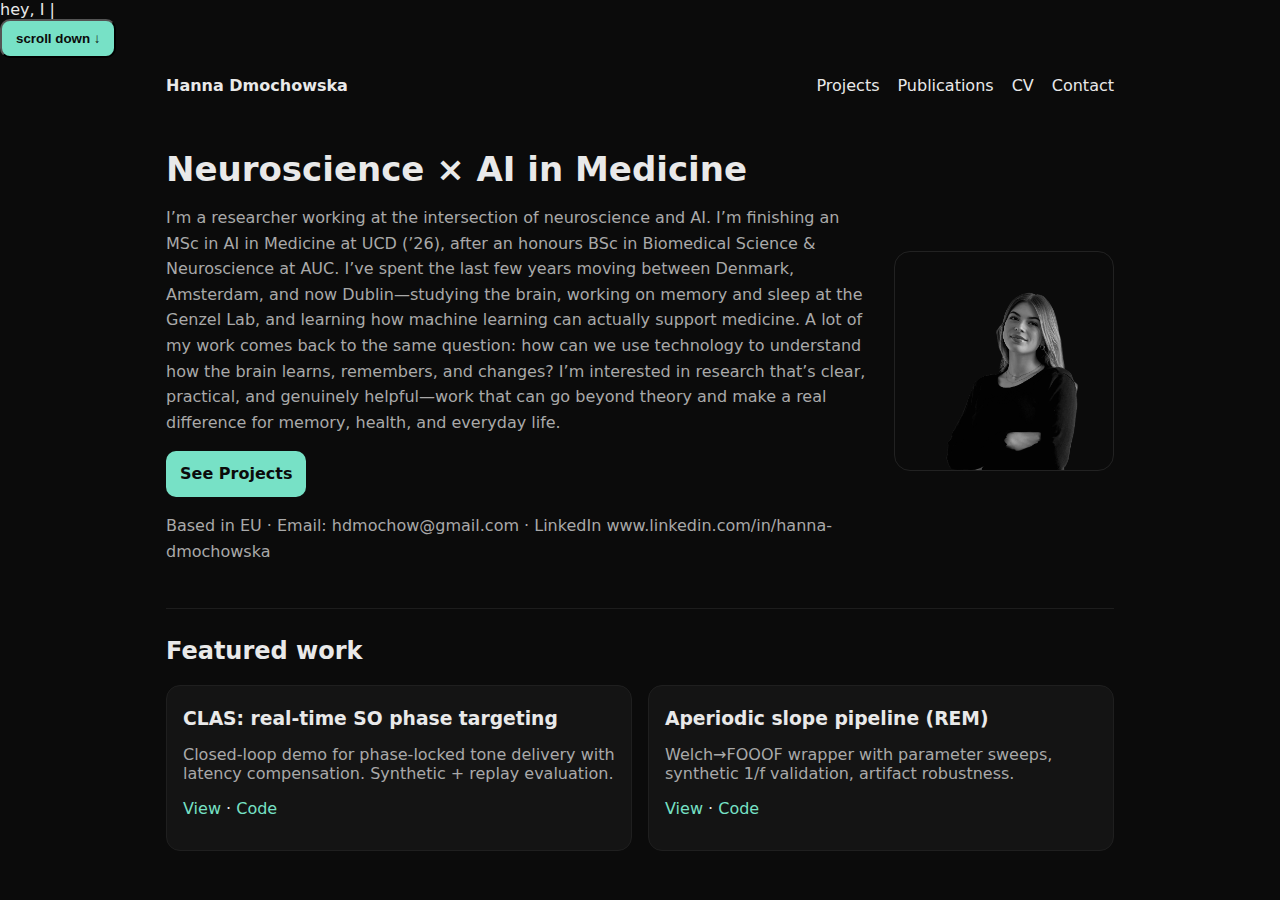
<file: index.html>
<!doctype html>
<html lang="en">
<head>
  <meta charset="utf-8">
  <meta name="viewport" content="width=device-width,initial-scale=1">
  <title>Hanna Dmochowska — Neuroscience × AI</title>
  <meta name="description" content="Neuroscience × AI in Medicine. Closed-loop sleep stimulation, EEG/MEG ML, reproducible pipelines.">
  <link rel="icon" href="favicon.ico">
  <link rel="stylesheet" href="styles.css">
</head>
<body>

<!-- Fullscreen typewriter intro -->
<section id="landing" class="landing-intro">
  <div class="typewriter-wrapper">
    <span id="typewriter-text"></span><span class="typewriter-cursor">|</span>
  </div>

  <!-- scroll-down button (styled like other buttons) -->
  <button class="btn scroll-down" id="scrollDownBtn" aria-label="Scroll down">
    <span class="scroll-down-text">scroll down</span>
    <span class="scroll-down-arrow">↓</span>
  </button>
</section>

<nav class="nav">
  <a href="index.html"><strong>Hanna Dmochowska</strong></a>
  <div class="spacer"></div>
  <a href="projects.html">Projects</a>
  <a href="publications.html">Publications</a>
  <a href="cv.html">CV</a>
  <a href="mailto:hdmochow@gmail.com">Contact</a>
</nav>

<main class="container">
  <section class="hero">
    <div>
      <h1>Neuroscience × AI in Medicine</h1>
      <p>
        I’m a researcher working at the intersection of neuroscience and AI. I’m finishing an MSc in AI in Medicine at UCD (’26), after an honours BSc in Biomedical Science & Neuroscience at AUC. I’ve spent the last few years moving between Denmark, Amsterdam, and now Dublin—studying the brain, working on memory and sleep at the Genzel Lab, and learning how machine learning can actually support medicine.

        A lot of my work comes back to the same question: how can we use technology to understand how the brain learns, remembers, and changes?
        
        I’m interested in research that’s clear, practical, and genuinely helpful—work that can go beyond theory and make a real difference for memory, health, and everyday life.
      </p>
      <p>
        <a class="btn" href="projects.html">See Projects</a>
      </p>
      <p class="muted">
        Based in EU · Email: hdmochow@gmail.com · LinkedIn www.linkedin.com/in/hanna-dmochowska
      </p>
    </div>
    <img src="assets/hanna-cutout.png" alt="Hanna headshot">
  </section>

  <div class="hr"></div>

  <section>
    <h2>Featured work</h2>
    <div class="grid">
      <div class="card">
        <h3>CLAS: real-time SO phase targeting</h3>
        <p class="muted">Closed-loop demo for phase-locked tone delivery with latency compensation. Synthetic + replay evaluation.</p>
        <p><a href="projects.html#clas">View</a> · <a href="https://github.com/&lt;you&gt;/clas-closed-loop-demo">Code</a></p>
      </div>
      <div class="card">
        <h3>Aperiodic slope pipeline (REM)</h3>
        <p class="muted">Welch→FOOOF wrapper with parameter sweeps, synthetic 1/f validation, artifact robustness.</p>
        <p><a href="projects.html#slope">View</a> · <a href="https://github.com/&lt;you&gt;/rem-slope-pipeline">Code</a></p>
      </div>
    </div>
  </section>
</main>

<!-- Typewriter + scroll script -->
<script>
  document.addEventListener("DOMContentLoaded", function () {
    const text = "hey, I am Hanna";
    const typingSpeed = 90; // ms per character
    const target = document.getElementById("typewriter-text");
    const scrollBtn = document.getElementById("scrollDownBtn");
    const main = document.querySelector("main");
    const nav = document.querySelector(".nav");

    let i = 0;

    function typeNextChar() {
      if (i <= text.length) {
        target.textContent = text.slice(0, i);
        i++;
        setTimeout(typeNextChar, typingSpeed);
      }
    }

    typeNextChar();

    // Show the button after typing is definitely finished
    if (scrollBtn) {
      const typingDuration = (text.length + 1) * typingSpeed + 200; // extra padding
      setTimeout(function () {
        scrollBtn.classList.add("visible");
      }, typingDuration);
    }

    // scroll-down behavior
    if (scrollBtn && main) {
      scrollBtn.addEventListener("click", function () {
        const navHeight = nav ? nav.offsetHeight : 0;
        const rect = main.getBoundingClientRect();
        const offsetTop = rect.top + window.pageYOffset - navHeight;

        window.scrollTo({
          top: offsetTop,
          behavior: "smooth"
        });
      });
    }
  });
</script>
</body>
</html>
</file>
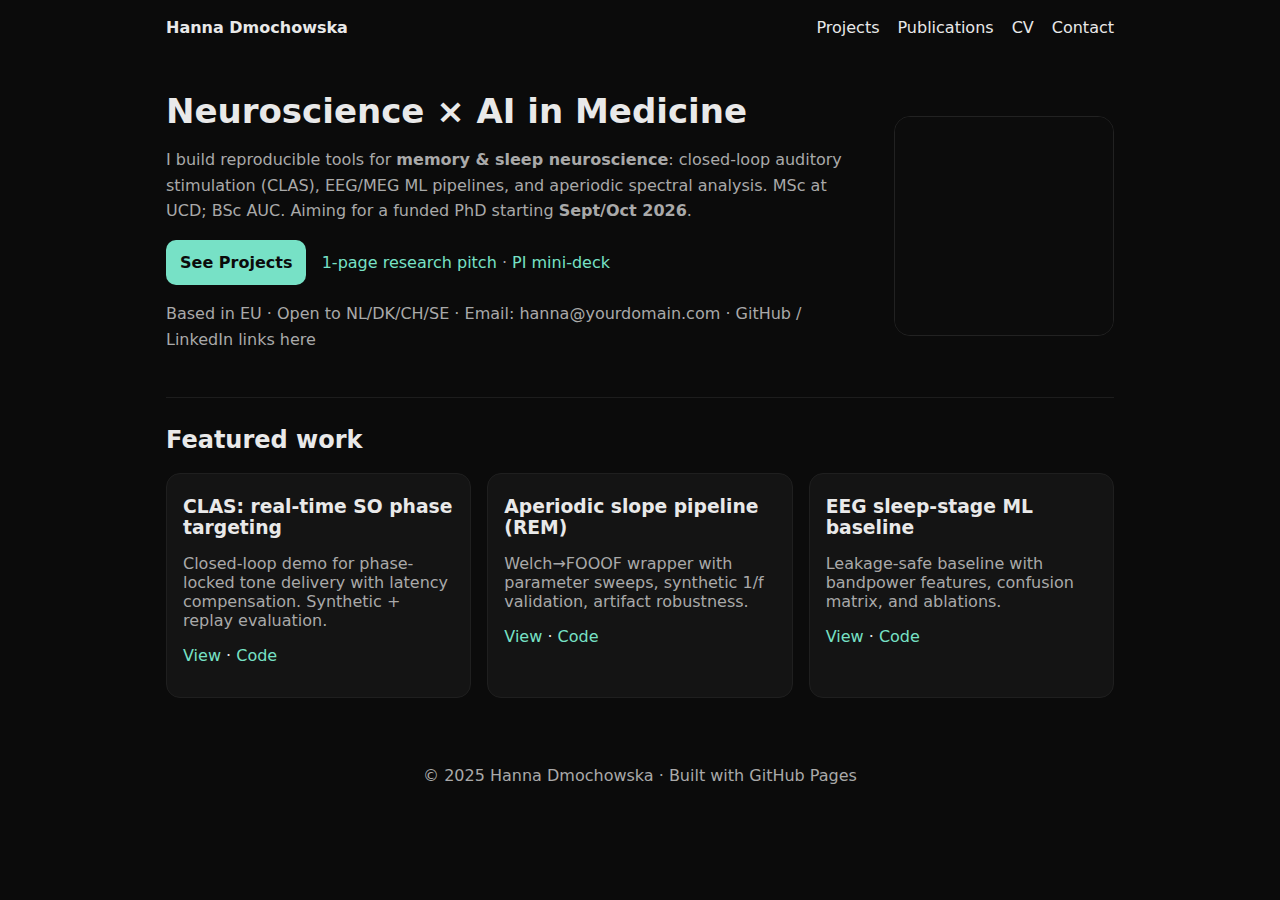
<file: site/index.html>
<!doctype html><html lang="en"><head>
<meta charset="utf-8"><meta name="viewport" content="width=device-width,initial-scale=1">
<title>Hanna Dmochowska — Neuroscience × AI</title>
<meta name="description" content="Neuroscience × AI in Medicine. Closed-loop sleep stimulation, EEG/MEG ML, reproducible pipelines.">
<link rel="icon" href="favicon.ico"><link rel="stylesheet" href="styles.css">
</head><body>
<nav class="nav">
  <a href="index.html"><strong>Hanna Dmochowska</strong></a>
  <div class="spacer"></div>
  <a href="projects.html">Projects</a>
  <a href="publications.html">Publications</a>
  <a href="cv.html">CV</a>
  <a href="mailto:hanna@yourdomain.com">Contact</a>
</nav>

<main class="container">
  <section class="hero">
    <div>
      <h1>Neuroscience × AI in Medicine</h1>
      <p>I build reproducible tools for <strong>memory & sleep neuroscience</strong>: closed-loop auditory stimulation (CLAS), EEG/MEG ML pipelines, and aperiodic spectral analysis. MSc at UCD; BSc AUC. Aiming for a funded PhD starting <strong>Sept/Oct 2026</strong>.</p>
      <p>
        <a class="btn" href="projects.html">See Projects</a>
        &nbsp;&nbsp;<a href="assets/onepager.pdf">1-page research pitch</a> · <a href="assets/deck.pdf">PI mini-deck</a>
      </p>
      <p class="muted">Based in EU · Open to NL/DK/CH/SE · Email: hanna@yourdomain.com · GitHub / LinkedIn links here</p>
    </div>
    <img src="assets/headshot.jpg" alt="Hanna headshot">
  </section>

  <div class="hr"></div>

  <section>
    <h2>Featured work</h2>
    <div class="grid">
      <div class="card">
        <h3>CLAS: real-time SO phase targeting</h3>
        <p class="muted">Closed-loop demo for phase-locked tone delivery with latency compensation. Synthetic + replay evaluation.</p>
        <p><a href="projects.html#clas">View</a> · <a href="https://github.com/<you>/clas-closed-loop-demo">Code</a></p>
      </div>
      <div class="card">
        <h3>Aperiodic slope pipeline (REM)</h3>
        <p class="muted">Welch→FOOOF wrapper with parameter sweeps, synthetic 1/f validation, artifact robustness.</p>
        <p><a href="projects.html#slope">View</a> · <a href="https://github.com/<you>/rem-slope-pipeline">Code</a></p>
      </div>
      <div class="card">
        <h3>EEG sleep-stage ML baseline</h3>
        <p class="muted">Leakage-safe baseline with bandpower features, confusion matrix, and ablations.</p>
        <p><a href="projects.html#ml">View</a> · <a href="https://github.com/<you>/neuro-ml-demos">Code</a></p>
      </div>
    </div>
  </section>
</main>

<footer class="footer">© 2025 Hanna Dmochowska · Built with GitHub Pages</footer>
</body></html>
</file>
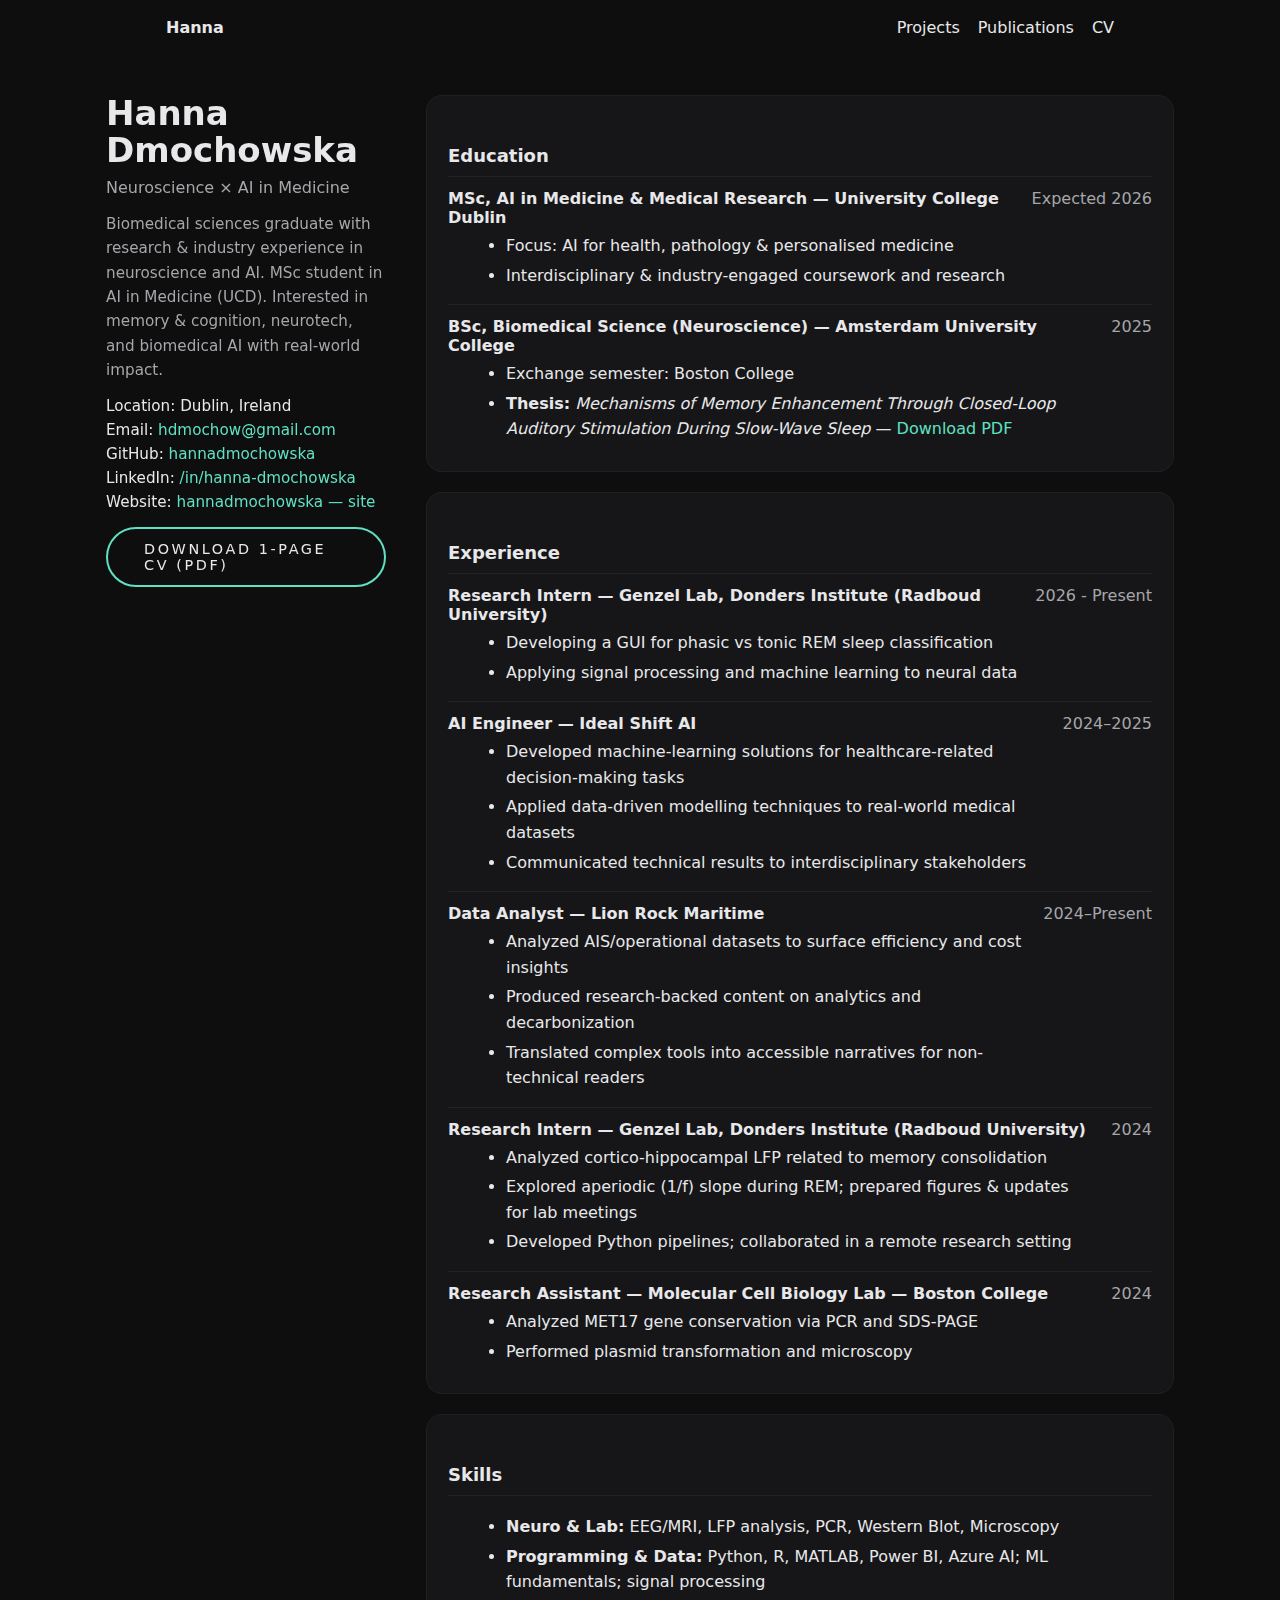
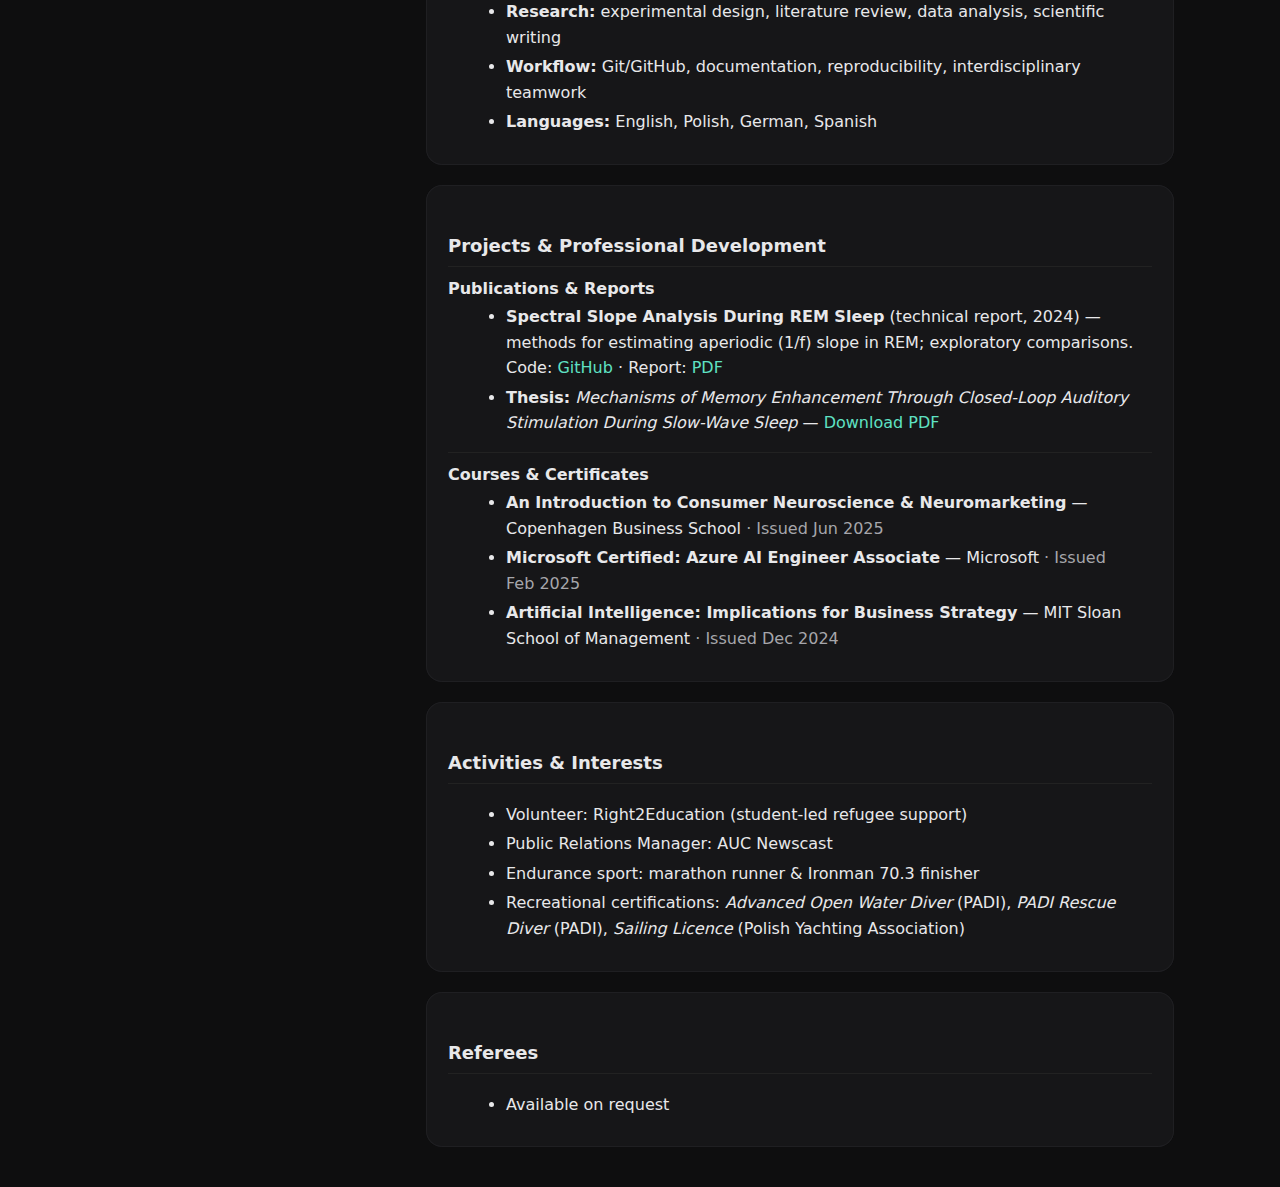
<file: cv.html>
<!doctype html>
<html lang="en">
<head>
<meta charset="utf-8">
<meta name="viewport" content="width=device-width,initial-scale=1">
<title>CV — Hanna Dmochowska</title>
<link rel="icon" href="favicon.ico">
<link rel="stylesheet" href="styles.css">
<style>
:root{
  --bg:#0e0e0f;
  --fg:#e8e8ea;
  --muted:#a6a6ab;
  --accent:#5fe1c3;
  --card:#161618;
}

body{
  background:var(--bg);
  color:var(--fg);
}

.cv-wrap{
  max-width:1100px;
  margin:40px auto;
  display:grid;
  grid-template-columns:280px 1fr;
  gap:40px;
  padding:0 16px;
}

h1{font-size:28px;margin:0;}
h2{font-size:18px;margin:28px 0 10px;}
p,li{line-height:1.6;}

.muted{color:var(--muted);}

/* links: no underline on hover, just colour */
a{
  color:var(--accent);
  text-decoration:none;
}
a:hover,
a:focus-visible{
  color:var(--accent);
  text-decoration:none;
}

.cv-aside{
  position:sticky;
  top:60px;
  align-self:start;
}
.cv-aside .name{
  font-size:34px;
  font-weight:700;
  line-height:1.1;
}
.cv-aside .role{margin-top:8px;}
.cv-aside .links{
  margin-top:12px;
  display:flex;
  flex-direction:column;
  gap:6px;
}

/* pill outline button like index page */
.btn{
  position:relative;
  display:inline-flex;
  align-items:center;
  justify-content:center;

  padding:12px 36px;
  border-radius:999px;
  border:2px solid var(--accent);
  background:transparent;

  color:var(--fg);
  font-size:0.9rem;
  font-weight:500;
  letter-spacing:0.18em;
  text-transform:uppercase;

  cursor:pointer;
  text-decoration:none;

  transition:
    border-color 0.18s ease,
    color 0.18s ease,
    box-shadow 0.18s ease,
    transform 0.18s ease;
}

/* hover: mint + slight lift, no underline */
.btn:hover,
.btn:focus-visible{
  border-color:var(--accent);
  color:var(--accent);
  box-shadow:0 0 24px rgba(95,225,195,0.3);
  transform:translateY(-1px);
  text-decoration:none;
}

/* spacing for the CV button in the sidebar */
.cv-aside .btn{
  margin-top:16px;
}

.cv-main .section{
  background:var(--card);
  padding:22px 22px 14px;
  border-radius:16px;
  box-shadow:0 0 0 1px #1f1f22 inset;
}

.item{
  display:grid;
  grid-template-columns:1fr auto;
  gap:8px 16px;
  padding:12px 0;
  border-top:1px solid #222;
}
.item:first-child{border-top:none;}
.item .where{font-weight:600;}
.item .when{
  color:var(--muted);
  white-space:nowrap;
  text-align:right;
}

ul.points{
  margin:6px 0 0 18px;
}
ul.points li{
  margin:4px 0;
}

.small{font-size:0.95rem;}

@media print{
  .nav,
  .cv-aside .btn{display:none !important;}
  body{background:#fff;color:#000;}
  .cv-wrap{max-width:none;gap:20px;}
  .section{break-inside:avoid;}
}


@media (max-width:900px){
  .cv-wrap{
    grid-template-columns:1fr;
  }
  .cv-aside{
    margin-top: -70px;
    position:relative;
    padding-bottom: 40px;
  }
}

</style>
</head>
<body>

<nav class="nav">
  <a href="index.html"><strong>Hanna</strong></a>
  <div class="spacer"></div>
  <a href="projects.html">Projects</a>
  <a href="publications.html">Publications</a>
  <a class="active" href="cv.html">CV</a>
</nav>

<main class="cv-wrap">
  <!-- LEFT COLUMN -->
  <aside class="cv-aside">
    <div class="name">Hanna Dmochowska</div>
    <div class="role muted">Neuroscience × AI in Medicine</div>
    <p class="small muted">
      Biomedical sciences graduate with research & industry experience in neuroscience and AI.
      MSc student in AI in Medicine (UCD). Interested in memory & cognition, neurotech, and biomedical AI with real-world impact.
    </p>

    <div class="links small">
      <div>Location: Dublin, Ireland</div>
      <div>Email: <a href="mailto:hdmochow@gmail.com">hdmochow@gmail.com</a></div>
      <div>GitHub: <a href="https://github.com/hannadmochowska">hannadmochowska</a></div>
      <div>LinkedIn: <a href="https://www.linkedin.com/in/hanna-dmochowska">/in/hanna-dmochowska</a></div>
      <div>Website: <a href="./index.html">hannadmochowska — site</a></div>
    </div>

    <a class="btn" href="assets/hanna_dmochowska_CV.pdf" download>Download 1-page CV (PDF)</a>
  </aside>

  <!-- RIGHT COLUMN -->
  <div class="cv-main">
    <!-- Education -->
    <section class="section">
      <h2>Education</h2>

      <div class="item">
        <div>
          <div class="where">MSc, AI in Medicine & Medical Research — University College Dublin</div>
          <ul class="points">
            <li>Focus: AI for health, pathology & personalised medicine</li>
            <li>Interdisciplinary & industry-engaged coursework and research</li>
          </ul>
        </div>
        <div class="when">Expected 2026</div>
      </div>

      <div class="item">
        <div>
          <div class="where">BSc, Biomedical Science (Neuroscience) — Amsterdam University College</div>
          <ul class="points">
            <li>Exchange semester: Boston College</li>
            <li><strong>Thesis:</strong> <em>Mechanisms of Memory Enhancement Through Closed-Loop Auditory Stimulation During Slow-Wave Sleep</em> —
              <a href="assets/Mechanisms_of_Memory_Enhancement_Through_Closed-Loop_Auditory_Stimulation_During_Slow-Wave_Sleep.pdf">Download PDF</a>
          </ul>
        </div>
        <div class="when">2025</div>
    </section>

    <!-- Experience -->
    <section class="section" style="margin-top:20px;">
      <h2>Experience</h2>

      <div class="item">
        <div>
          <div class="where">Research Intern — Genzel Lab, Donders Institute (Radboud University)</div>
          <ul class="points">
            <li>Developing a GUI for phasic vs tonic REM sleep classification</li>
            <li>Applying signal processing and machine learning to neural data</li>
          </ul>
        </div>
        <div class="when">2026 - Present</div>
      </div>
      
      <div class="item">
        <div>
          <div class="where">AI Engineer — Ideal Shift AI</div>
          <ul class="points">
            <li>Developed machine-learning solutions for healthcare-related decision-making tasks</li>
            <li>Applied data-driven modelling techniques to real-world medical datasets</li>
            <li>Communicated technical results to interdisciplinary stakeholders</li>
          </ul>
        </div>
        <div class="when">2024–2025</div>
      </div>

      <div class="item">
        <div>
          <div class="where">Data Analyst — Lion Rock Maritime</div>
          <ul class="points">
            <li>Analyzed AIS/operational datasets to surface efficiency and cost insights</li>
            <li>Produced research-backed content on analytics and decarbonization</li>
            <li>Translated complex tools into accessible narratives for non-technical readers</li>
          </ul>
        </div>
        <div class="when">2024–Present</div>
      </div>

      <div class="item">
        <div>
          <div class="where">Research Intern — Genzel Lab, Donders Institute (Radboud University)</div>
          <ul class="points">
            <li>Analyzed cortico-hippocampal LFP related to memory consolidation</li>
            <li>Explored aperiodic (1/f) slope during REM; prepared figures & updates for lab meetings</li>
            <li>Developed Python pipelines; collaborated in a remote research setting</li>
          </ul>
        </div>
        <div class="when">2024</div>
      </div>
    
      <div class="item">
        <div>
          <div class="where">Research Assistant — Molecular Cell Biology Lab — Boston College</div>
          <ul class="points">
            <li>Analyzed MET17 gene conservation via PCR and SDS-PAGE</li>
            <li>Performed plasmid transformation and microscopy</li>
          </ul>
        </div>
        <div class="when">2024</div>
      </div>
    </section>
    
    <!-- Skills -->
    <section class="section" style="margin-top:20px;">
      <h2>Skills</h2>
      <div class="item">
        <div>
          <ul class="points">
            <li><strong>Neuro & Lab:</strong> EEG/MRI, LFP analysis, PCR, Western Blot, Microscopy</li>
            <li><strong>Programming & Data:</strong> Python, R, MATLAB, Power BI, Azure AI; ML fundamentals; signal processing</li>
            <li><strong>Research:</strong> experimental design, literature review, data analysis, scientific writing</li>
            <li><strong>Workflow:</strong> Git/GitHub, documentation, reproducibility, interdisciplinary teamwork</li>
            <li><strong>Languages:</strong> English, Polish, German, Spanish</li>
          </ul>
        </div>
        <div class="when"></div>
      </div>
    </section>

    <!-- Publications & Professional Development -->
    <section class="section" style="margin-top:20px;">
      <h2>Projects & Professional Development</h2>

      <div class="item">
        <div>
          <div class="where">Publications & Reports</div>
          <ul class="points">
            <li><strong>Spectral Slope Analysis During REM Sleep</strong> (technical report, 2024) — methods for estimating aperiodic (1/f) slope in REM; exploratory comparisons. Code: <a href="https://github.com/hannadmochowska/rem-slope-pipeline">GitHub</a> · Report: <a href="assets/rem_slope_report.pdf">PDF</a></li>
            <li><strong>Thesis:</strong> <em>Mechanisms of Memory Enhancement Through Closed-Loop Auditory Stimulation During Slow-Wave Sleep</em> —
              <a href="assets/Mechanisms_of_Memory_Enhancement_Through_Closed-Loop_Auditory_Stimulation_During_Slow-Wave_Sleep.pdf">Download PDF</a>
        </div>
        <div class="when"></div>
      </div>

      <div class="item">
        <div>
          <div class="where">Courses & Certificates</div>
          <ul class="points">
            <li><strong>An Introduction to Consumer Neuroscience &amp; Neuromarketing</strong> — Copenhagen Business School <span class="muted">· Issued Jun 2025</span></li>
            <li><strong>Microsoft Certified: Azure AI Engineer Associate</strong> — Microsoft <span class="muted">· Issued Feb 2025</span></li>
            <li><strong>Artificial Intelligence: Implications for Business Strategy</strong> — MIT Sloan School of Management <span class="muted">· Issued Dec 2024</span></li>
          </ul>
        </div>
        <div class="when"></div>
      </div>
    </section>

    <!-- Activities & Interests -->
    <section class="section" style="margin-top:20px;">
      <h2>Activities & Interests</h2>
      <div class="item">
        <div>
          <ul class="points">
            <li>Volunteer: Right2Education (student-led refugee support)</li>
            <li>Public Relations Manager: AUC Newscast</li>
            <li>Endurance sport: marathon runner &amp; Ironman 70.3 finisher</li>
            <li>Recreational certifications: <em>Advanced Open Water Diver</em> (PADI), <em>PADI Rescue Diver</em> (PADI), <em>Sailing Licence</em> (Polish Yachting Association)</li>
          </ul>
        </div>
        <div class="when"></div>
      </div>
    </section>

    <!-- Referees -->
    <section class="section" style="margin-top:20px;">
      <h2>Referees</h2>
      <div class="item">
        <div>
          <ul class="points">
            <li>Available on request</li>
          </ul>
        </div>
        <div class="when"></div>
      </div>
    </section>
  </div>
</main>
</body>
</html>
</file>
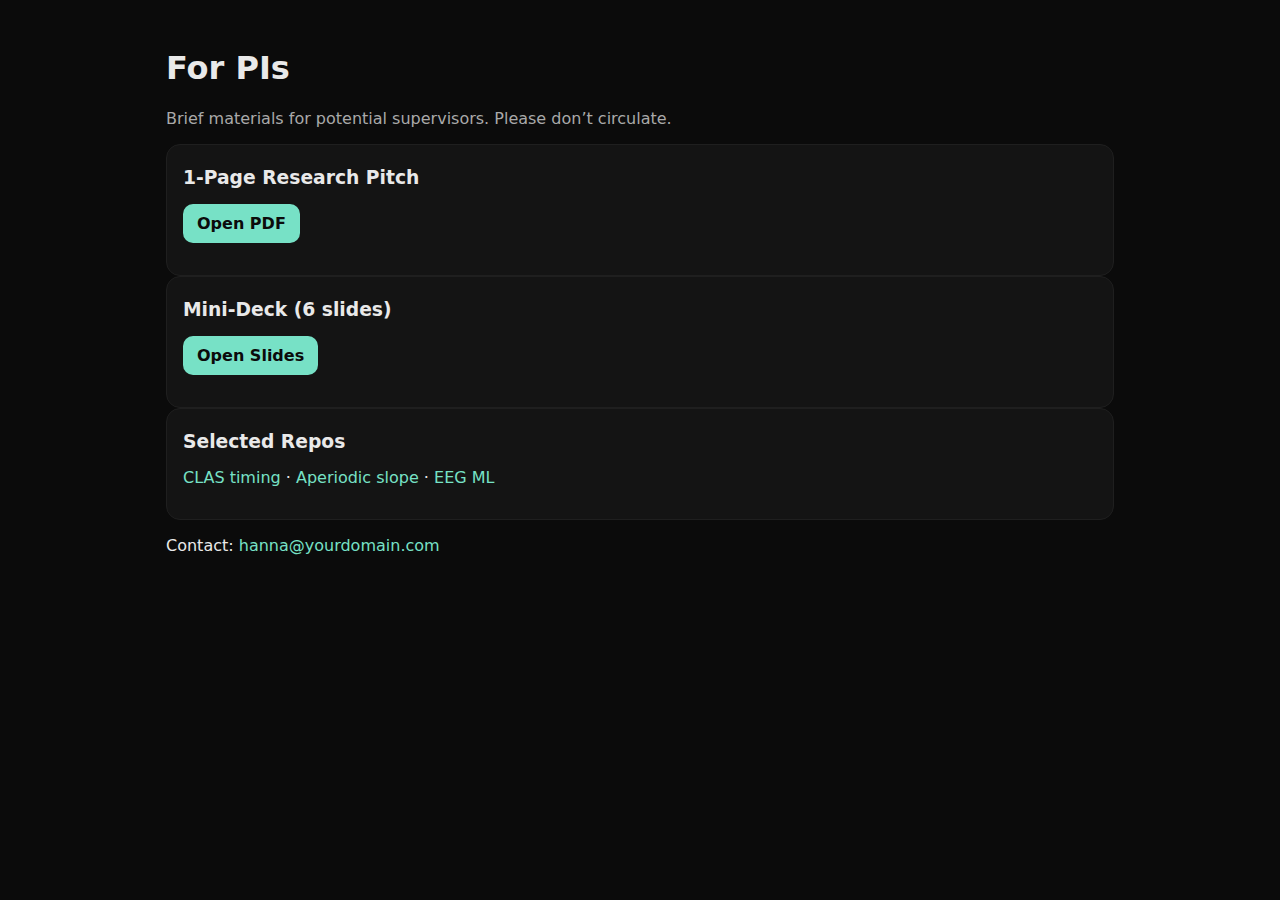
<file: for-pis.html>
<!doctype html><html lang="en"><head>
<meta charset="utf-8"><meta name="viewport" content="width=device-width,initial-scale=1">
<title>For PIs — Hanna Dmochowska</title>
<link rel="icon" href="favicon.ico"><link rel="stylesheet" href="styles.css"><meta name="robots" content="noindex">
</head><body>
<main class="container">
  <h1>For PIs</h1>
  <p class="muted">Brief materials for potential supervisors. Please don’t circulate.</p>
  <div class="card">
    <h3>1-Page Research Pitch</h3>
    <p><a class="btn" href="assets/onepager.pdf">Open PDF</a></p>
  </div>
  <div class="card">
    <h3>Mini-Deck (6 slides)</h3>
    <p><a class="btn" href="assets/deck.pdf">Open Slides</a></p>
  </div>
  <div class="card">
    <h3>Selected Repos</h3>
    <p><a href="https://github.com/<you>/clas-closed-loop-demo">CLAS timing</a> · <a href="https://github.com/<you>/rem-slope-pipeline">Aperiodic slope</a> · <a href="https://github.com/<you>/neuro-ml-demos">EEG ML</a></p>
  </div>
  <p>Contact: <a href="mailto:hanna@yourdomain.com">hanna@yourdomain.com</a></p>
</main>
</body></html>
</file>
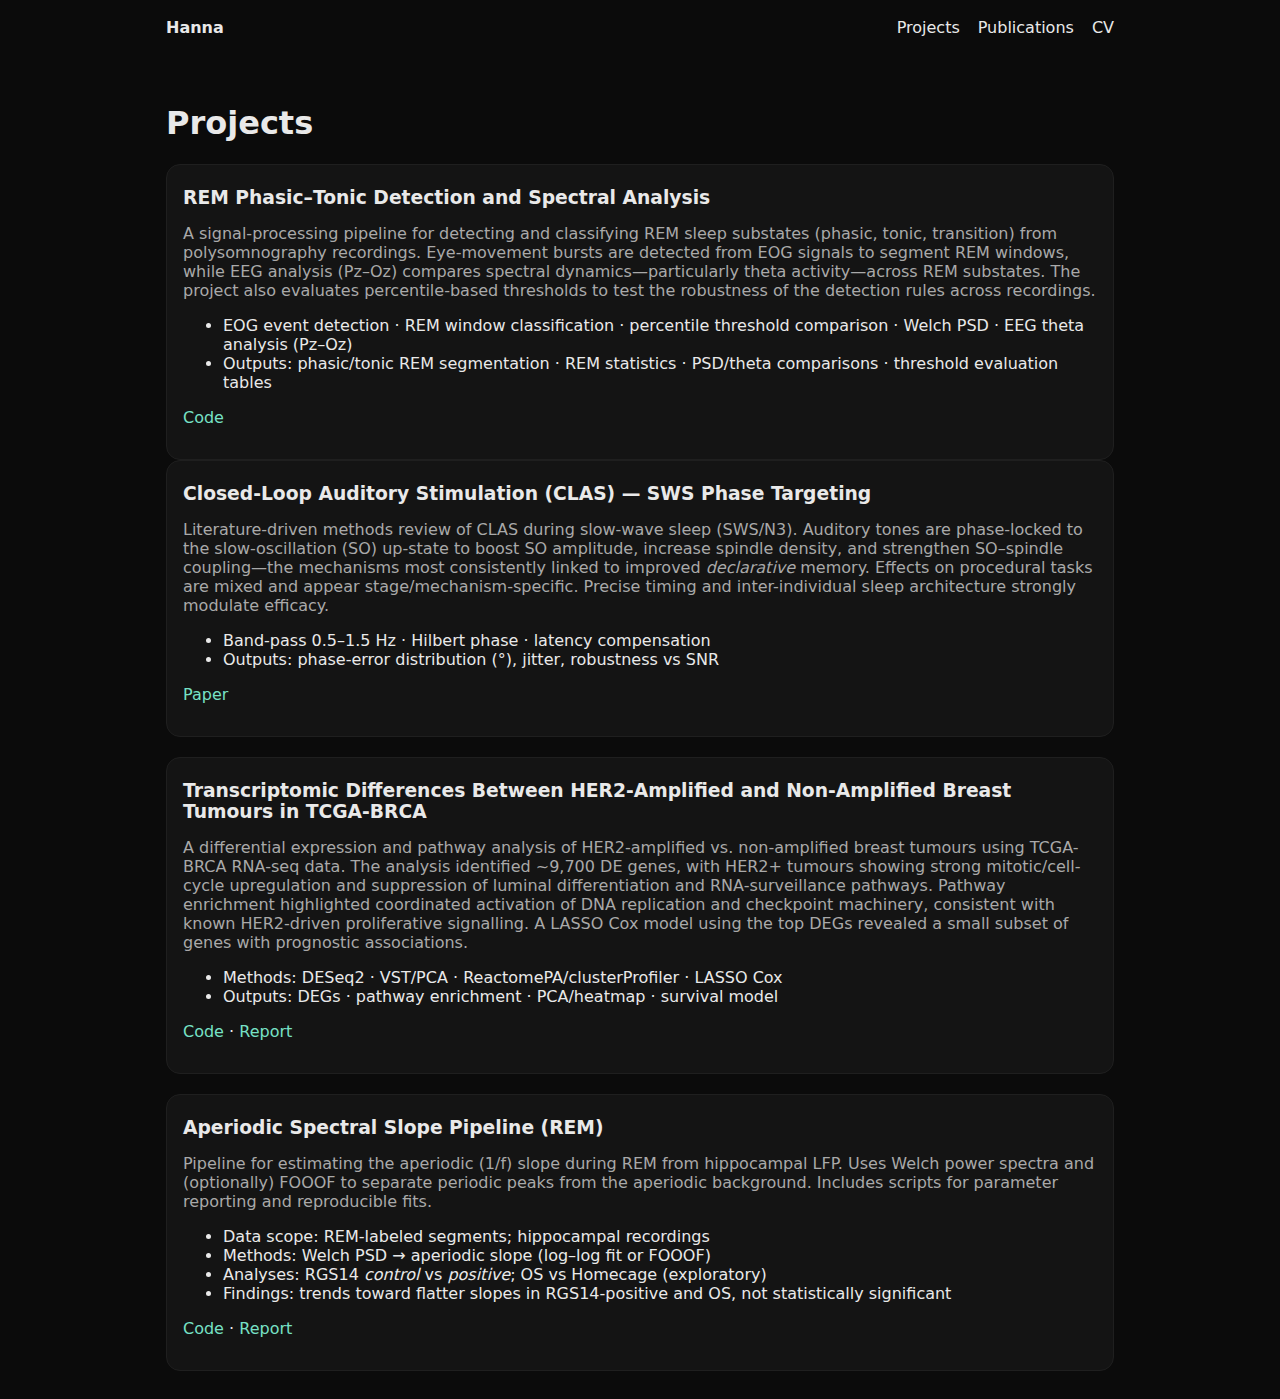
<file: projects.html>
<!doctype html><html lang="en"><head>
<meta charset="utf-8">
<meta name="viewport" content="width=device-width,initial-scale=1">
<title>Projects — Hanna Dmochowska</title>
<link rel="icon" href="favicon.ico">
<link rel="stylesheet" href="styles.css">
</head><body>
<nav class="nav">
  <a href="index.html"><strong>Hanna</strong></a>
  <div class="spacer"></div>
  <a href="projects.html">Projects</a>
  <a href="publications.html">Publications</a>
  <a href="cv.html">CV</a>
</nav>

<main class="container">
  <h1>Projects</h1>

    <!-- REM detection phasic / tonic analysis -->
    <section class="section" style="margin-top:20px;">
  <div id="clas" class="card">
    <h3>REM Phasic–Tonic Detection and Spectral Analysis</h3>
    <p class="muted">
      A signal-processing pipeline for detecting and classifying REM sleep substates (phasic, tonic, transition) from polysomnography recordings. Eye-movement bursts are detected from EOG signals to segment REM windows, while EEG analysis (Pz–Oz) compares spectral dynamics—particularly theta activity—across REM substates. The project also evaluates percentile-based thresholds to test the robustness of the detection rules across recordings.
    </p>
    <ul>
      <li>EOG event detection · REM window classification · percentile threshold comparison · Welch PSD · EEG theta analysis (Pz–Oz)</li>
      <li>Outputs: phasic/tonic REM segmentation · REM statistics · PSD/theta comparisons · threshold evaluation tables</li>
    </ul>
    <p>
      <a href="https://github.com/hannadmochowska/rem-phasic-tonic-detection/">Code</a>
    </p>
  </div>

  
  <!-- CLAS -->
  <div id="clas" class="card">
    <h3>Closed-Loop Auditory Stimulation (CLAS) — SWS Phase Targeting</h3>
    <p class="muted">
      Literature-driven methods review of CLAS during slow-wave sleep (SWS/N3).
      Auditory tones are phase-locked to the slow-oscillation (SO) up-state to
      boost SO amplitude, increase spindle density, and strengthen SO–spindle
      coupling—the mechanisms most consistently linked to improved
      <em>declarative</em> memory. Effects on procedural tasks are mixed and
      appear stage/mechanism-specific. Precise timing and inter-individual sleep
      architecture strongly modulate efficacy.
    </p>
    <ul>
      <li>Band-pass 0.5–1.5 Hz · Hilbert phase · latency compensation</li>
      <li>Outputs: phase-error distribution (°), jitter, robustness vs SNR</li>
    </ul>
    <p>
      <a href="assets/Mechanisms_of_Memory_Enhancement_Through_Closed-Loop_Auditory_Stimulation_During_Slow-Wave_Sleep.pdf">Paper</a>
    </p>
  </div>

    <!-- HER2-Amplified and Non-Amplified Breast Tumours in TCGA-BRCA -->
    <section class="section" style="margin-top:20px;">
  <div id="clas" class="card">
    <h3>Transcriptomic Differences Between HER2-Amplified and Non-Amplified Breast Tumours in TCGA-BRCA</h3>
    <p class="muted">
      A differential expression and pathway analysis of HER2-amplified vs. non-amplified breast tumours using TCGA-BRCA RNA-seq data.
      The analysis identified ~9,700 DE genes, with HER2+ tumours showing strong mitotic/cell-cycle upregulation and suppression of
      luminal differentiation and RNA-surveillance pathways. Pathway enrichment highlighted coordinated activation of DNA replication
      and checkpoint machinery, consistent with known HER2-driven proliferative signalling. A LASSO Cox model using the top DEGs
      revealed a small subset of genes with prognostic associations.
    </p>
    <ul>
      <li>Methods: DESeq2 · VST/PCA · ReactomePA/clusterProfiler · LASSO Cox</li>
      <li>Outputs: DEGs · pathway enrichment · PCA/heatmap · survival model</li>
    </ul>
    <p>
      <a href="https://github.com/hannadmochowska/brca_erbb2/">Code</a>
      · <a href="assets/Transcriptomic_Differences_Between_HER2-Amplified_and_Non-Amplified_Breast_Tumours_in_TCGA-BRCA.pdf">Report</a>
    </p>
  </div>
  

  <!-- Aperiodic slope -->
  <section class="section" style="margin-top:20px;">
  <div id="slope" class="card">
    <h3>Aperiodic Spectral Slope Pipeline (REM)</h3>
    <p class="muted">
      Pipeline for estimating the aperiodic (1/f) slope during REM from hippocampal LFP.
      Uses Welch power spectra and (optionally) FOOOF to separate periodic peaks from the
      aperiodic background. Includes scripts for parameter reporting and reproducible fits.
    </p>
    <ul>
      <li>Data scope: REM-labeled segments; hippocampal recordings</li>
      <li>Methods: Welch PSD → aperiodic slope (log–log fit or FOOOF)</li>
      <li>Analyses: RGS14 <em>control</em> vs <em>positive</em>; OS vs Homecage (exploratory)</li>
      <li>Findings: trends toward flatter slopes in RGS14-positive and OS, not statistically significant</li>
    </ul>
    <p>
      <a href=https://github.com/hannadmochowska/rem-slope-pipeline/blob/main/RGS14_dataset_table.ipynb?short_path=0e2068c">Code</a>
      · <a href="assets/rem_slope_report.pdf">Report</a>
    </p>
  </div>

</main>
</body></html>
</file>
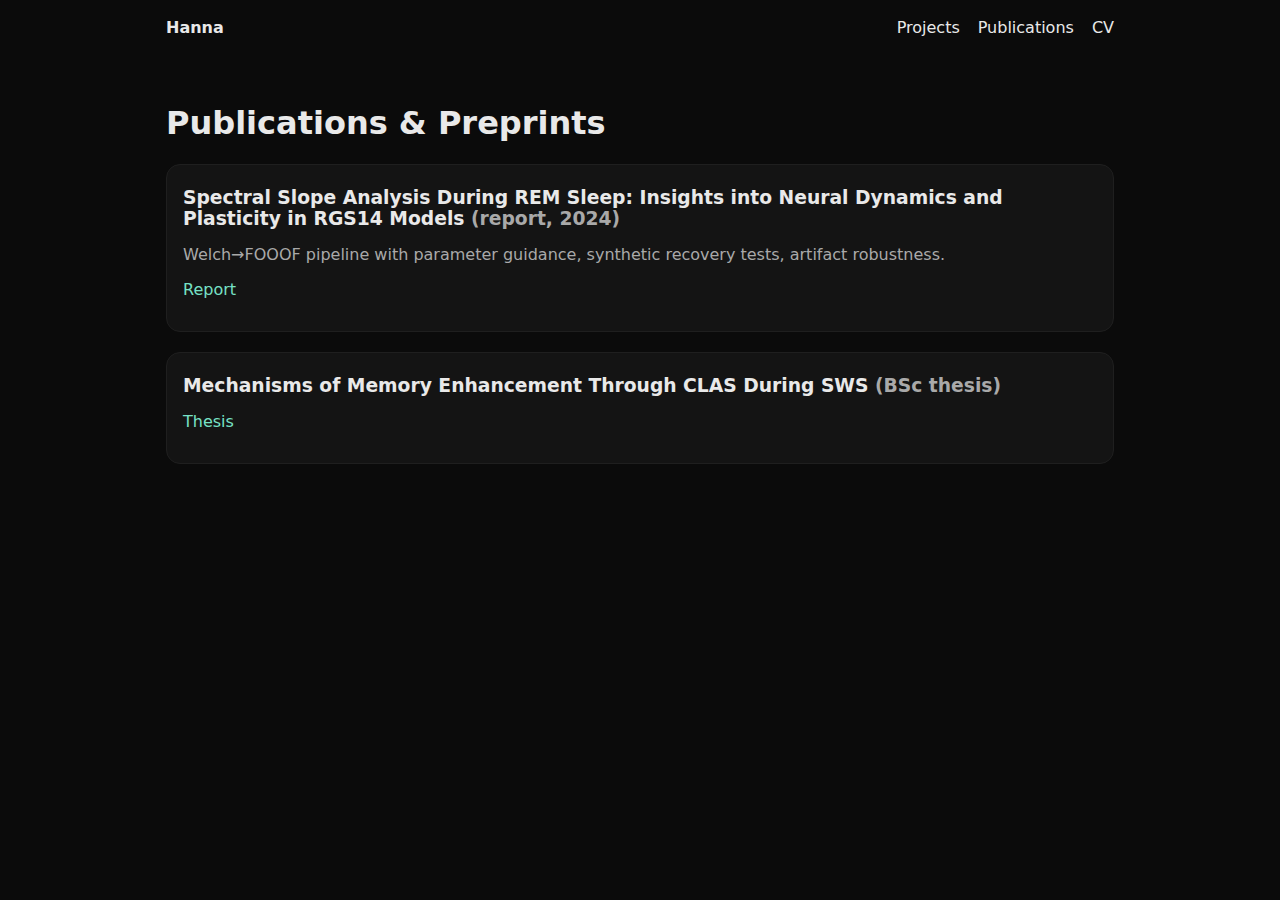
<file: publications.html>
<!doctype html><html lang="en"><head>
<meta charset="utf-8"><meta name="viewport" content="width=device-width,initial-scale=1">
<title>Publications & Preprints — Hanna Dmochowska</title>
<link rel="icon" href="favicon.ico"><link rel="stylesheet" href="styles.css">
</head><body>
<nav class="nav"><a href="index.html"><strong>Hanna</strong></a><div class="spacer"></div>
<a href="projects.html">Projects</a><a href="publications.html">Publications</a><a href="cv.html">CV</a></nav>
<main class="container">
  <h1>Publications & Preprints</h1>
  <div class="card">
    <h3>Spectral Slope Analysis During REM Sleep: Insights into Neural Dynamics and Plasticity in RGS14 Models <span class="muted">(report, 2024)</span></h3>
    <p class="muted">Welch→FOOOF pipeline with parameter guidance, synthetic recovery tests, artifact robustness.</p>
    <p><a href="assets/rem_slope_report.pdf">Report</a>
  </div>
  <section class="section" style="margin-top:20px;">
  <div class="card">
    <h3>Mechanisms of Memory Enhancement Through CLAS During SWS <span class="muted">(BSc thesis)</span></h3>
    <p> <a href="assets/Mechanisms_of_Memory_Enhancement_Through_Closed-Loop_Auditory_Stimulation_During_Slow-Wave_Sleep.pdf">Thesis</a>
  </div>
</main>
</body></html>
</file>
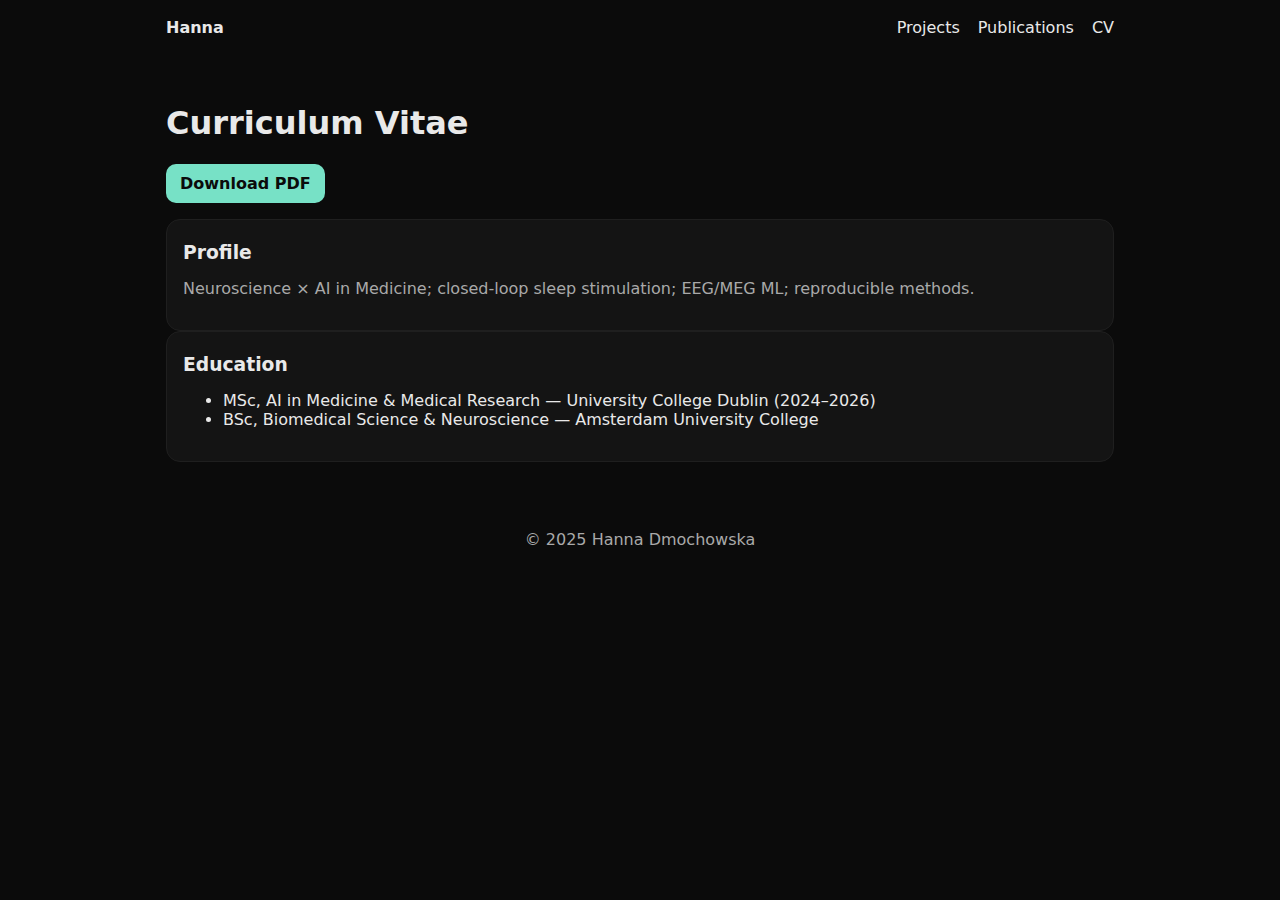
<file: site/cv.html>
<!doctype html><html lang="en"><head>
<meta charset="utf-8"><meta name="viewport" content="width=device-width,initial-scale=1">
<title>CV — Hanna Dmochowska</title>
<link rel="icon" href="favicon.ico"><link rel="stylesheet" href="styles.css">
</head><body>
<nav class="nav"><a href="index.html"><strong>Hanna</strong></a><div class="spacer"></div>
<a href="projects.html">Projects</a><a href="publications.html">Publications</a><a href="cv.html">CV</a></nav>
<main class="container">
  <h1>Curriculum Vitae</h1>
  <p><a class="btn" href="assets/cv.pdf">Download PDF</a></p>
  <div class="card">
    <h3>Profile</h3>
    <p class="muted">Neuroscience × AI in Medicine; closed-loop sleep stimulation; EEG/MEG ML; reproducible methods.</p>
  </div>
  <div class="card">
    <h3>Education</h3>
    <ul>
      <li>MSc, AI in Medicine &amp; Medical Research — University College Dublin (2024–2026)</li>
      <li>BSc, Biomedical Science &amp; Neuroscience — Amsterdam University College</li>
    </ul>
  </div>
</main>
<footer class="footer">© 2025 Hanna Dmochowska</footer>
</body></html>
</file>
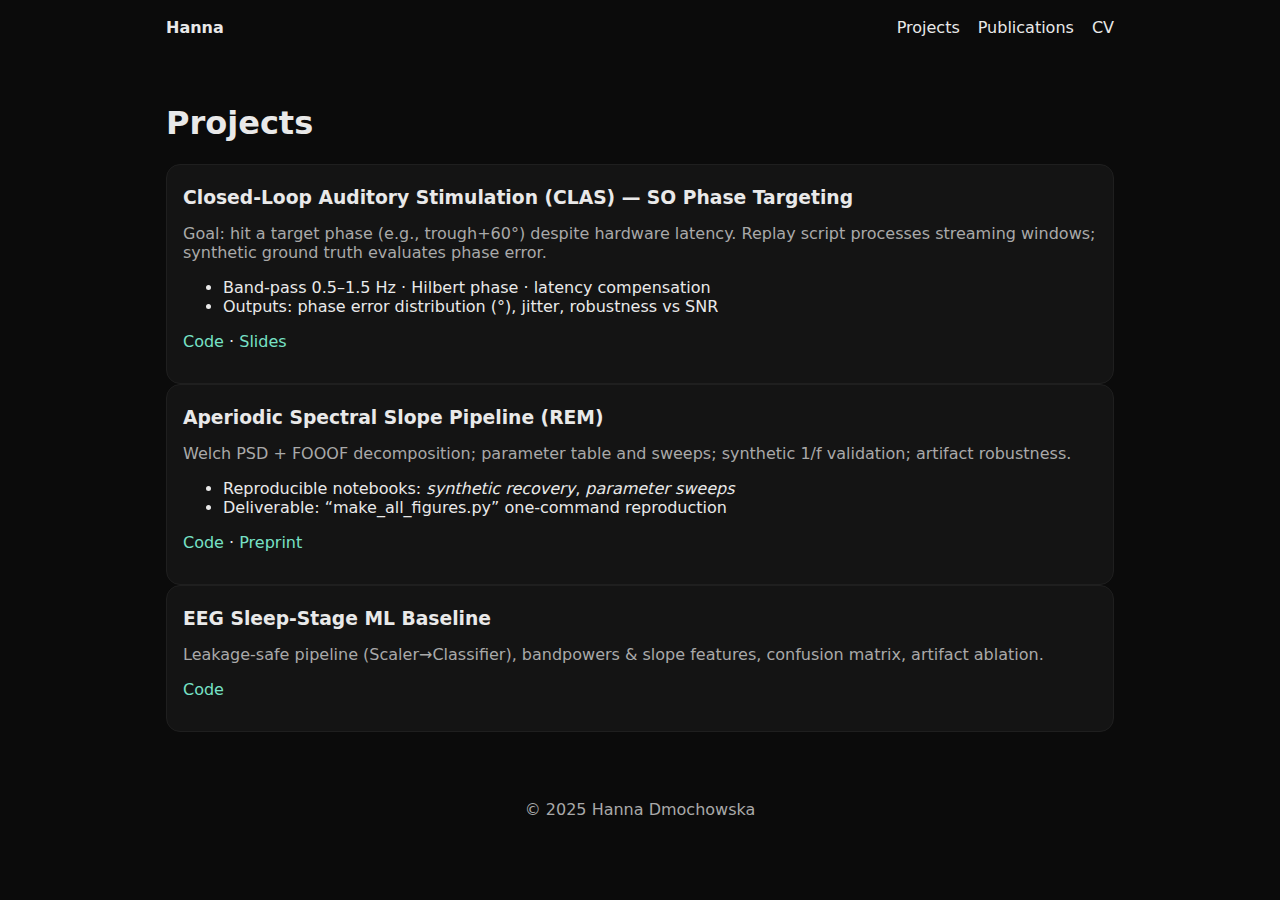
<file: site/projects.html>
<!doctype html><html lang="en"><head>
<meta charset="utf-8"><meta name="viewport" content="width=device-width,initial-scale=1">
<title>Projects — Hanna Dmochowska</title>
<link rel="icon" href="favicon.ico"><link rel="stylesheet" href="styles.css">
</head><body>
<nav class="nav">
  <a href="index.html"><strong>Hanna</strong></a><div class="spacer"></div>
  <a href="projects.html">Projects</a><a href="publications.html">Publications</a><a href="cv.html">CV</a>
</nav>
<main class="container">
  <h1>Projects</h1>

  <div id="clas" class="card">
    <h3>Closed-Loop Auditory Stimulation (CLAS) — SO Phase Targeting</h3>
    <p class="muted">Goal: hit a target phase (e.g., trough+60°) despite hardware latency. Replay script processes streaming windows; synthetic ground truth evaluates phase error.</p>
    <ul>
      <li>Band-pass 0.5–1.5 Hz · Hilbert phase · latency compensation</li>
      <li>Outputs: phase error distribution (°), jitter, robustness vs SNR</li>
    </ul>
    <p><a href="https://github.com/<you>/clas-closed-loop-demo">Code</a> · <a href="assets/deck.pdf">Slides</a></p>
  </div>

  <div id="slope" class="card">
    <h3>Aperiodic Spectral Slope Pipeline (REM)</h3>
    <p class="muted">Welch PSD + FOOOF decomposition; parameter table and sweeps; synthetic 1/f validation; artifact robustness.</p>
    <ul>
      <li>Reproducible notebooks: <em>synthetic recovery</em>, <em>parameter sweeps</em></li>
      <li>Deliverable: “make_all_figures.py” one-command reproduction</li>
    </ul>
    <p><a href="https://github.com/<you>/rem-slope-pipeline">Code</a> · <a href="publications.html">Preprint</a></p>
  </div>

  <div id="ml" class="card">
    <h3>EEG Sleep-Stage ML Baseline</h3>
    <p class="muted">Leakage-safe pipeline (Scaler→Classifier), bandpowers &amp; slope features, confusion matrix, artifact ablation.</p>
    <p><a href="https://github.com/<you>/neuro-ml-demos">Code</a></p>
  </div>
</main>
<footer class="footer">© 2025 Hanna Dmochowska</footer>
</body></html>
</file>
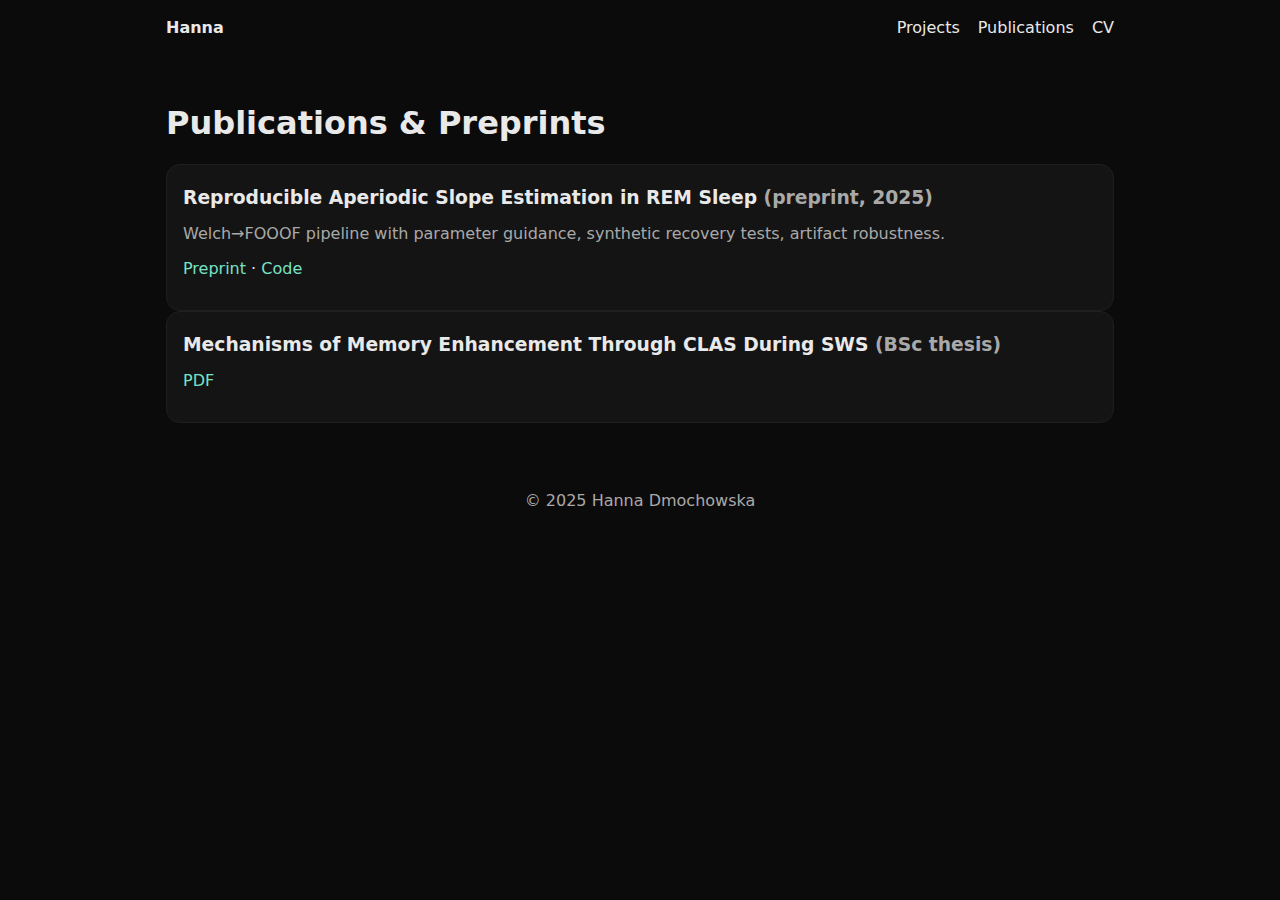
<file: site/publications.html>
<!doctype html><html lang="en"><head>
<meta charset="utf-8"><meta name="viewport" content="width=device-width,initial-scale=1">
<title>Publications & Preprints — Hanna Dmochowska</title>
<link rel="icon" href="favicon.ico"><link rel="stylesheet" href="styles.css">
</head><body>
<nav class="nav"><a href="index.html"><strong>Hanna</strong></a><div class="spacer"></div>
<a href="projects.html">Projects</a><a href="publications.html">Publications</a><a href="cv.html">CV</a></nav>
<main class="container">
  <h1>Publications & Preprints</h1>
  <div class="card">
    <h3>Reproducible Aperiodic Slope Estimation in REM Sleep <span class="muted">(preprint, 2025)</span></h3>
    <p class="muted">Welch→FOOOF pipeline with parameter guidance, synthetic recovery tests, artifact robustness.</p>
    <p><a href="https://doi.org/placeholder">Preprint</a> · <a href="https://github.com/<you>/rem-slope-pipeline">Code</a></p>
  </div>
  <div class="card">
    <h3>Mechanisms of Memory Enhancement Through CLAS During SWS <span class="muted">(BSc thesis)</span></h3>
    <p><a href="#">PDF</a></p>
  </div>
</main>
<footer class="footer">© 2025 Hanna Dmochowska</footer>
</body></html>
</file>
<file: styles.css>
:root{--bg:#0b0b0b;--fg:#e9e9e9;--muted:#a9a9a9;--accent:#77e1c6;--card:#141414}
*{box-sizing:border-box}html,body{margin:0;padding:0;font-family:Inter,system-ui,Segoe UI,Arial,sans-serif;background:var(--bg);color:var(--fg)}
a{color:var(--accent);text-decoration:none}a:hover{text-decoration:underline}
.nav{max-width:980px;margin:0 auto;padding:18px 16px;display:flex;gap:18px;align-items:center}
.nav a{color:var(--fg)}.nav .spacer{flex:1}
.container{max-width:980px;margin:0 auto;padding:28px 16px}
.hero{display:grid;grid-template-columns:1fr 220px;gap:24px;align-items:center}
.hero h1{font-size:34px;margin:8px 0}
.hero p{color:var(--muted);line-height:1.6}
.hero img{width:220px;height:220px;border-radius:16px;object-fit:cover;border:1px solid #222}
.btn{display:inline-block;padding:10px 14px;background:var(--accent);color:#0b0b0b;border-radius:10px;font-weight:600}
.grid{display:grid;gap:16px;grid-template-columns:repeat(auto-fit,minmax(260px,1fr))}
.card{background:var(--card);border:1px solid #1f1f1f;border-radius:14px;padding:16px}
.card h3{margin:6px 0 6px}.muted{color:var(--muted)}
.footer{color:var(--muted);text-align:center;padding:40px 0}
.hr{height:1px;background:#1d1d1d;margin:28px 0}
.hidden{display:none}
</file>
<file: site/styles.css>
:root{--bg:#0b0b0b;--fg:#e9e9e9;--muted:#a9a9a9;--accent:#77e1c6;--card:#141414}
*{box-sizing:border-box}html,body{margin:0;padding:0;font-family:Inter,system-ui,Segoe UI,Arial,sans-serif;background:var(--bg);color:var(--fg)}
a{color:var(--accent);text-decoration:none}a:hover{text-decoration:underline}
.nav{max-width:980px;margin:0 auto;padding:18px 16px;display:flex;gap:18px;align-items:center}
.nav a{color:var(--fg)}.nav .spacer{flex:1}
.container{max-width:980px;margin:0 auto;padding:28px 16px}
.hero{display:grid;grid-template-columns:1fr 220px;gap:24px;align-items:center}
.hero h1{font-size:34px;margin:8px 0}
.hero p{color:var(--muted);line-height:1.6}
.hero img{width:220px;height:220px;border-radius:16px;object-fit:cover;border:1px solid #222}
.btn{display:inline-block;padding:10px 14px;background:var(--accent);color:#0b0b0b;border-radius:10px;font-weight:600}
.grid{display:grid;gap:16px;grid-template-columns:repeat(auto-fit,minmax(260px,1fr))}
.card{background:var(--card);border:1px solid #1f1f1f;border-radius:14px;padding:16px}
.card h3{margin:6px 0 6px}.muted{color:var(--muted)}
.footer{color:var(--muted);text-align:center;padding:40px 0}
.hr{height:1px;background:#1d1d1d;margin:28px 0}
.hidden{display:none}
</file>
